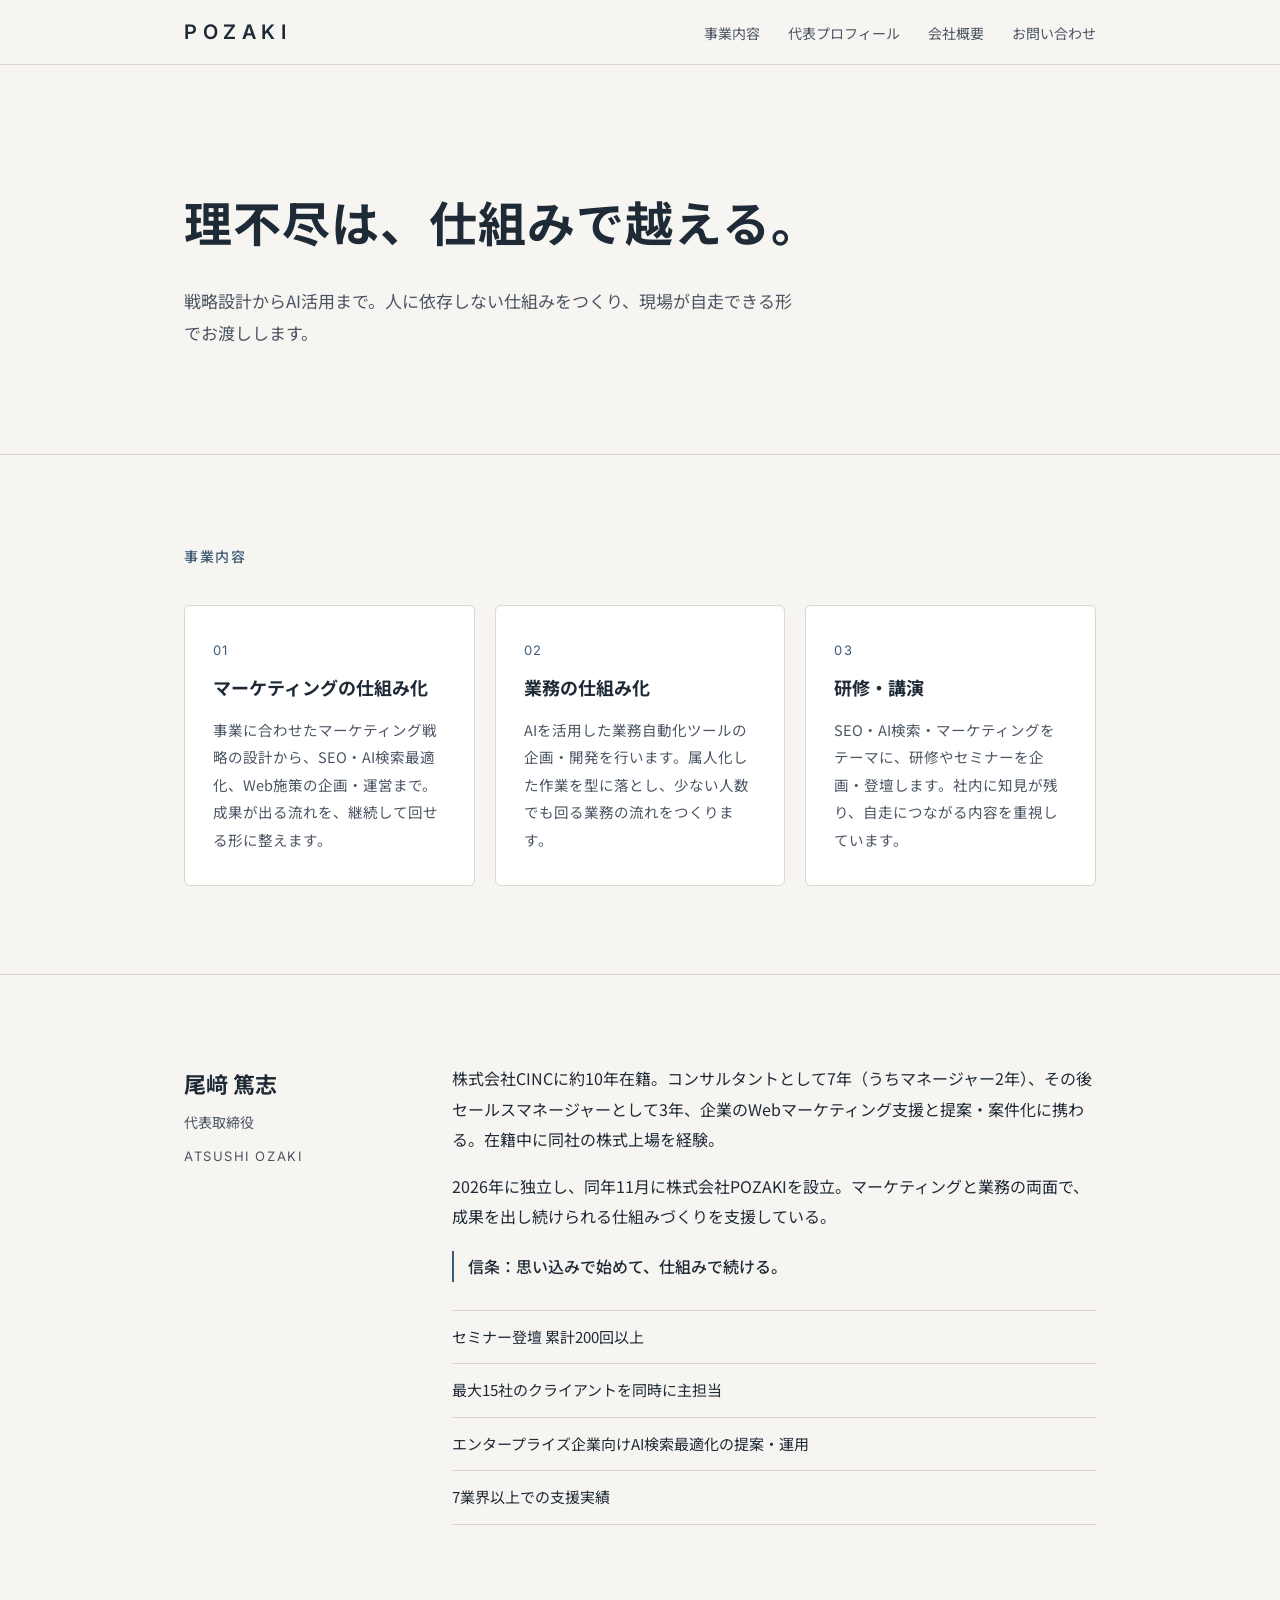
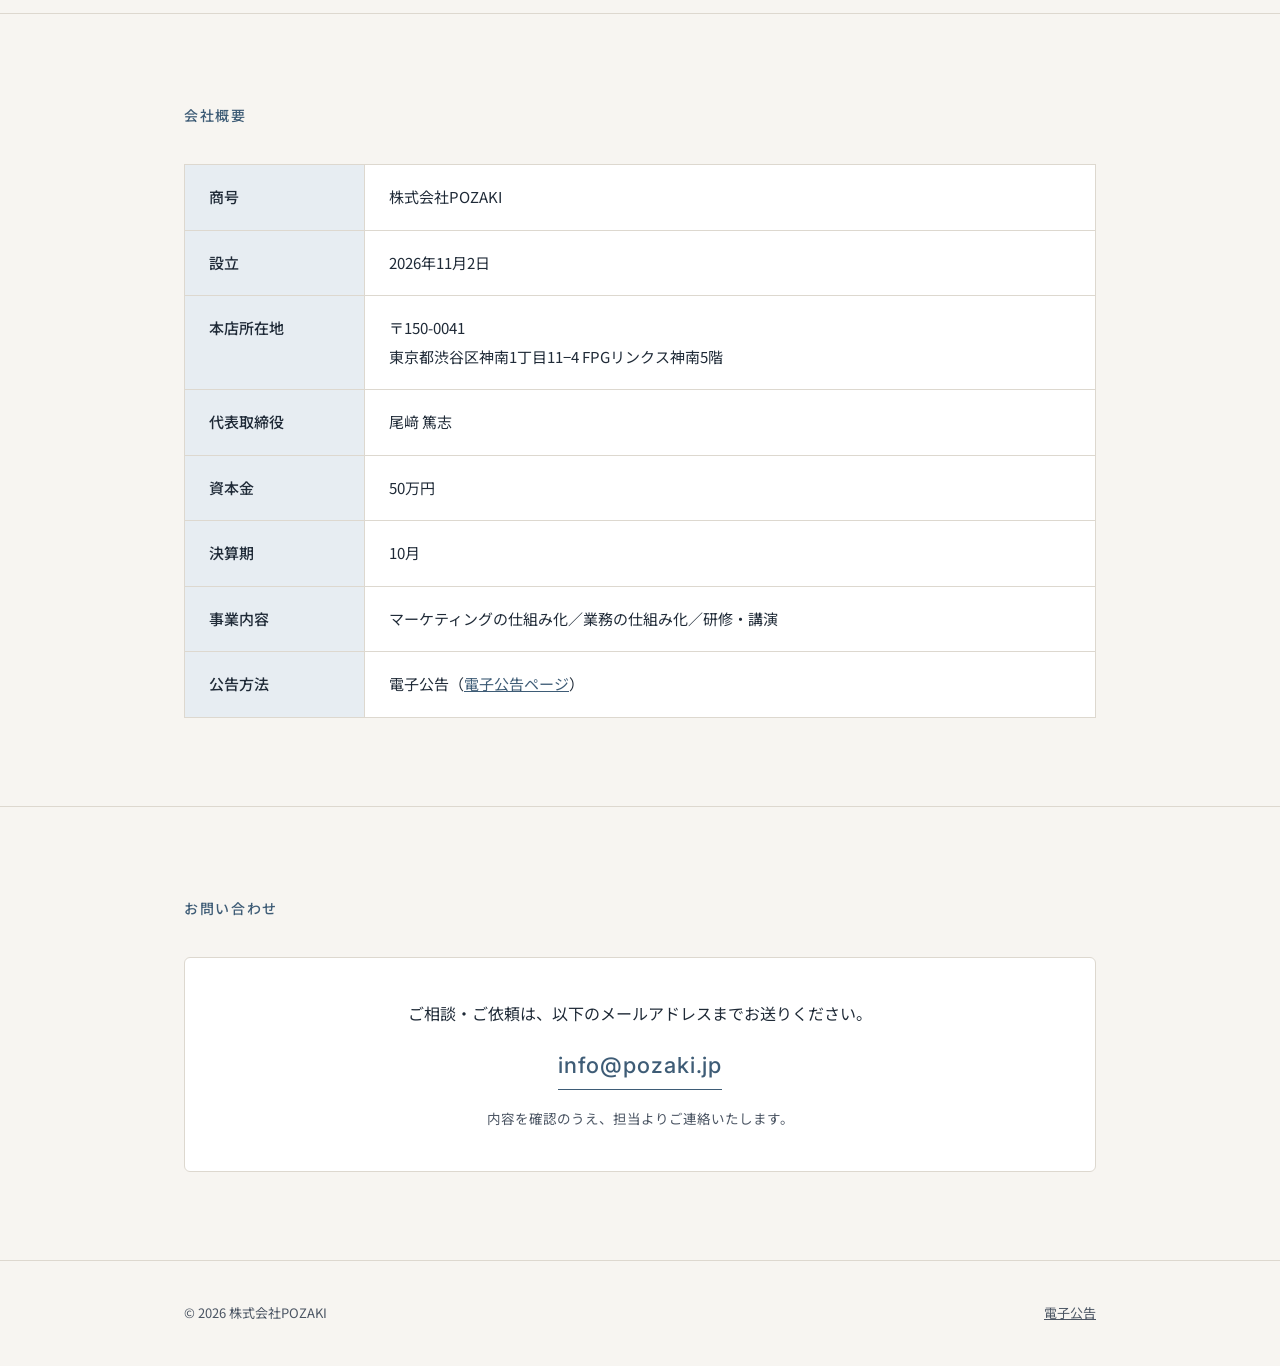
<file: index.html>
<!doctype html>
<html lang="ja">
<head>
<meta charset="utf-8">
<meta name="viewport" content="width=device-width, initial-scale=1">
<title>株式会社POZAKI</title>
<meta name="description" content="株式会社POZAKIは、マーケティングと業務を仕組み化する会社です。戦略設計、SEO・AI検索最適化、AI活用による業務自動化、研修・講演を提供します。">
<link rel="canonical" href="https://pozaki.jp/">
<meta property="og:type" content="website">
<meta property="og:title" content="株式会社POZAKI">
<meta property="og:description" content="理不尽は、仕組みで越える。マーケティングと業務を仕組み化する株式会社POZAKIのコーポレートサイトです。">
<meta property="og:url" content="https://pozaki.jp/">
<meta property="og:locale" content="ja_JP">
<link rel="icon" href="data:image/svg+xml,%3Csvg xmlns='http://www.w3.org/2000/svg' viewBox='0 0 64 64'%3E%3Crect width='64' height='64' rx='10' fill='%231f2a37'/%3E%3Ctext x='32' y='44' font-family='Arial' font-weight='700' font-size='34' fill='%23f7f5f1' text-anchor='middle'%3EP%3C/text%3E%3C/svg%3E">
<link rel="preconnect" href="https://fonts.googleapis.com">
<link rel="preconnect" href="https://fonts.gstatic.com" crossorigin>
<link href="https://fonts.googleapis.com/css2?family=Inter:wght@500;600&family=Noto+Sans+JP:wght@400;500;700&display=swap" rel="stylesheet">
<link rel="stylesheet" href="style.css">
<script type="application/ld+json">
{
  "@context": "https://schema.org",
  "@type": "Organization",
  "name": "株式会社POZAKI",
  "url": "https://pozaki.jp/",
  "email": "info@pozaki.jp",
  "foundingDate": "2026-11-02",
  "address": {
    "@type": "PostalAddress",
    "postalCode": "150-0041",
    "addressRegion": "東京都",
    "addressLocality": "渋谷区",
    "streetAddress": "神南1丁目11−4 FPGリンクス神南5階",
    "addressCountry": "JP"
  },
  "founder": {
    "@type": "Person",
    "name": "尾﨑 篤志",
    "jobTitle": "代表取締役"
  }
}
</script>
</head>
<body>

<header class="site">
  <div class="wrap">
    <a class="logo" href="https://pozaki.jp/">POZAKI</a>
    <nav>
      <a href="#service">事業内容</a>
      <a href="#profile" class="hide-sp">代表プロフィール</a>
      <a href="#company">会社概要</a>
      <a href="#contact">お問い合わせ</a>
    </nav>
  </div>
</header>

<main>
  <section class="hero">
    <div class="wrap">
      <h1><span class="nb">理不尽は、</span><span class="nb">仕組みで越える。</span></h1>
      <p>戦略設計からAI活用まで。人に依存しない仕組みをつくり、現場が自走できる形でお渡しします。</p>
    </div>
  </section>

  <section class="block" id="service">
    <div class="wrap">
      <h2>事業内容</h2>
      <div class="services">
        <div class="card">
          <div class="num">01</div>
          <h3>マーケティングの仕組み化</h3>
          <p>事業に合わせたマーケティング戦略の設計から、SEO・AI検索最適化、Web施策の企画・運営まで。成果が出る流れを、継続して回せる形に整えます。</p>
        </div>
        <div class="card">
          <div class="num">02</div>
          <h3>業務の仕組み化</h3>
          <p>AIを活用した業務自動化ツールの企画・開発を行います。属人化した作業を型に落とし、少ない人数でも回る業務の流れをつくります。</p>
        </div>
        <div class="card">
          <div class="num">03</div>
          <h3>研修・講演</h3>
          <p>SEO・AI検索・マーケティングをテーマに、研修やセミナーを企画・登壇します。社内に知見が残り、自走につながる内容を重視しています。</p>
        </div>
      </div>
    </div>
  </section>

  <section class="block" id="profile">
    <div class="wrap profile">
      <div>
        <div class="name">尾﨑 篤志</div>
        <div class="role">代表取締役</div>
        <div class="name-en">ATSUSHI OZAKI</div>
      </div>
      <div>
        <p>株式会社CINCに約10年在籍。コンサルタントとして7年（うちマネージャー2年）、その後セールスマネージャーとして3年、企業のWebマーケティング支援と提案・案件化に携わる。在籍中に同社の株式上場を経験。</p>
        <p>2026年に独立し、同年11月に株式会社POZAKIを設立。マーケティングと業務の両面で、成果を出し続けられる仕組みづくりを支援している。</p>
        <p class="motto">信条：思い込みで始めて、仕組みで続ける。</p>
        <ul class="facts">
          <li>セミナー登壇 累計200回以上</li>
          <li>最大15社のクライアントを同時に主担当</li>
          <li>エンタープライズ企業向けAI検索最適化の提案・運用</li>
          <li>7業界以上での支援実績</li>
        </ul>
      </div>
    </div>
  </section>

  <section class="block" id="company">
    <div class="wrap">
      <h2>会社概要</h2>
      <table class="company">
        <tr><th>商号</th><td>株式会社POZAKI</td></tr>
        <tr><th>設立</th><td>2026年11月2日</td></tr>
        <tr><th>本店所在地</th><td>〒150-0041<br>東京都渋谷区神南1丁目11−4 FPGリンクス神南5階</td></tr>
        <tr><th>代表取締役</th><td>尾﨑 篤志</td></tr>
        <tr><th>資本金</th><td>50万円</td></tr>
        <tr><th>決算期</th><td>10月</td></tr>
        <tr><th>事業内容</th><td>マーケティングの仕組み化／業務の仕組み化／研修・講演</td></tr>
        <tr><th>公告方法</th><td>電子公告（<a href="https://pozaki.jp/koukoku.html">電子公告ページ</a>）</td></tr>
      </table>
    </div>
  </section>

  <section class="block" id="contact">
    <div class="wrap">
      <h2>お問い合わせ</h2>
      <div class="contact-box">
        <p>ご相談・ご依頼は、以下のメールアドレスまでお送りください。</p>
        <a class="mail" href="mailto:info@pozaki.jp">info@pozaki.jp</a>
        <p class="note">内容を確認のうえ、担当よりご連絡いたします。</p>
      </div>
    </div>
  </section>
</main>

<footer class="site">
  <div class="wrap">
    <div>© 2026 株式会社POZAKI</div>
    <div><a href="https://pozaki.jp/koukoku.html">電子公告</a></div>
  </div>
</footer>

</body>
</html>
</file>
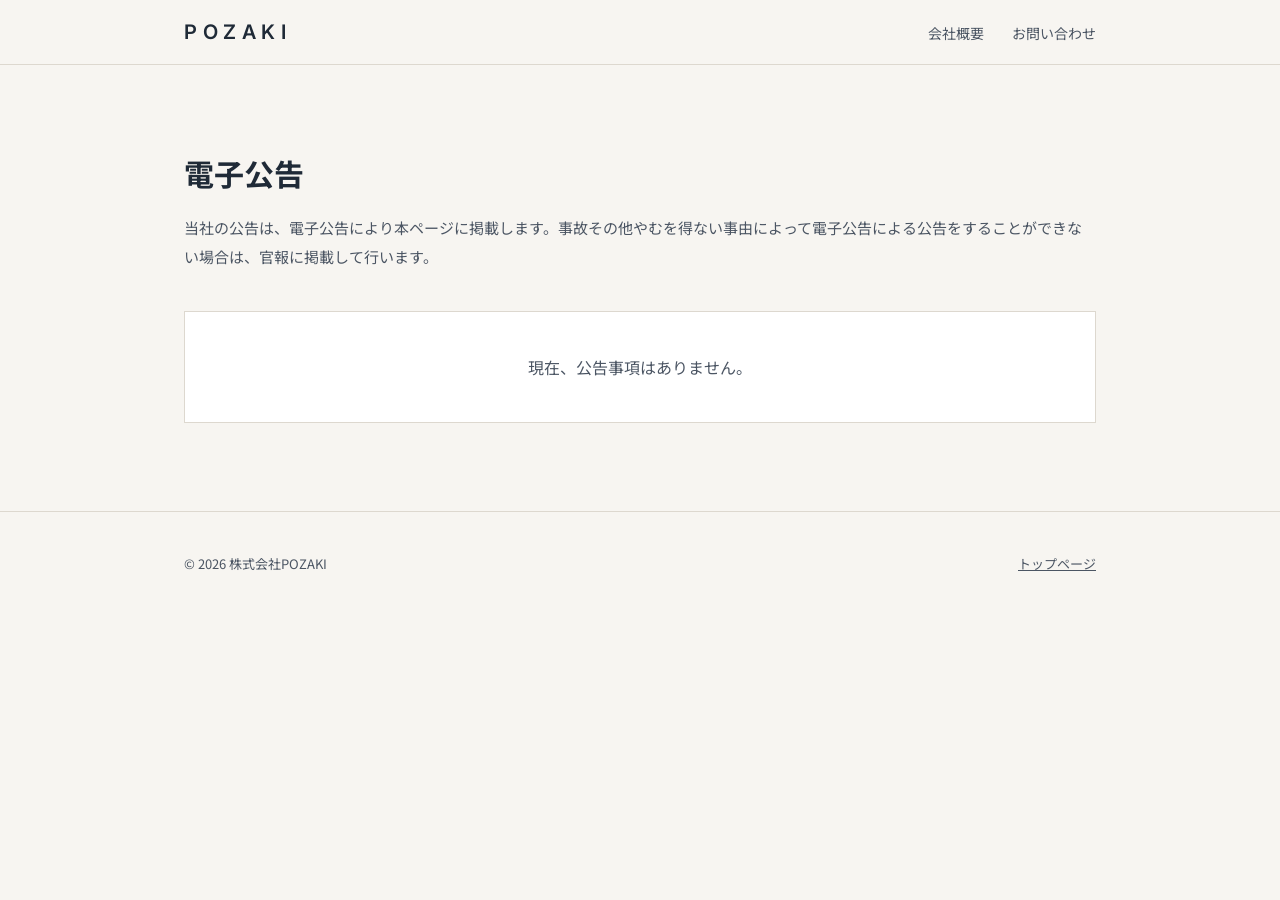
<file: koukoku.html>
<!doctype html>
<html lang="ja">
<head>
<meta charset="utf-8">
<meta name="viewport" content="width=device-width, initial-scale=1">
<title>電子公告｜株式会社POZAKI</title>
<meta name="description" content="株式会社POZAKIの電子公告ページです。">
<link rel="canonical" href="https://pozaki.jp/koukoku.html">
<link rel="icon" href="data:image/svg+xml,%3Csvg xmlns='http://www.w3.org/2000/svg' viewBox='0 0 64 64'%3E%3Crect width='64' height='64' rx='10' fill='%231f2a37'/%3E%3Ctext x='32' y='44' font-family='Arial' font-weight='700' font-size='34' fill='%23f7f5f1' text-anchor='middle'%3EP%3C/text%3E%3C/svg%3E">
<link rel="preconnect" href="https://fonts.googleapis.com">
<link rel="preconnect" href="https://fonts.gstatic.com" crossorigin>
<link href="https://fonts.googleapis.com/css2?family=Inter:wght@500;600&family=Noto+Sans+JP:wght@400;500;700&display=swap" rel="stylesheet">
<link rel="stylesheet" href="style.css">
</head>
<body>

<header class="site">
  <div class="wrap">
    <a class="logo" href="https://pozaki.jp/">POZAKI</a>
    <nav>
      <a href="https://pozaki.jp/#company">会社概要</a>
      <a href="https://pozaki.jp/#contact">お問い合わせ</a>
    </nav>
  </div>
</header>

<main>
  <div class="wrap">
    <div class="page-title">
      <h1>電子公告</h1>
      <p>当社の公告は、電子公告により本ページに掲載します。事故その他やむを得ない事由によって電子公告による公告をすることができない場合は、官報に掲載して行います。</p>
    </div>
    <div class="notice-list">
      <p class="empty">現在、公告事項はありません。</p>
    </div>
  </div>
</main>

<footer class="site" style="margin-top:88px;">
  <div class="wrap">
    <div>© 2026 株式会社POZAKI</div>
    <div><a href="https://pozaki.jp/">トップページ</a></div>
  </div>
</footer>

</body>
</html>
</file>
<file: style.css>
:root {
  --ink: #1f2a37;
  --ink-sub: #4b5563;
  --line: #ddd8cf;
  --bg: #f7f5f1;
  --surface: #ffffff;
  --accent: #3e5c76;
  --accent-soft: #e7edf2;
}

* { box-sizing: border-box; margin: 0; padding: 0; }

html { scroll-behavior: smooth; }

body {
  font-family: "Noto Sans JP", "Hiragino Kaku Gothic ProN", "Yu Gothic", sans-serif;
  color: var(--ink);
  background: var(--bg);
  line-height: 1.9;
  font-size: 16px;
  -webkit-font-smoothing: antialiased;
}

a { color: var(--accent); }

.wrap { max-width: 960px; margin: 0 auto; padding: 0 24px; }

/* Header */
header.site {
  position: sticky; top: 0; z-index: 10;
  background: rgba(247, 245, 241, 0.94);
  backdrop-filter: blur(6px);
  border-bottom: 1px solid var(--line);
}
header.site .wrap {
  display: flex; align-items: center; justify-content: space-between;
  height: 64px;
}
.logo {
  font-family: "Inter", sans-serif;
  font-weight: 600; font-size: 20px; letter-spacing: 0.28em;
  color: var(--ink); text-decoration: none;
}
nav a {
  color: var(--ink-sub); text-decoration: none;
  font-size: 14px; margin-left: 24px;
}
nav a:hover { color: var(--ink); }

/* Hero */
.hero { padding: 120px 0 104px; }
.hero h1 {
  font-size: clamp(30px, 5.2vw, 48px);
  font-weight: 700; line-height: 1.5; letter-spacing: 0.02em;
}
.nb { display: inline-block; }
.hero p {
  margin-top: 28px; max-width: 620px;
  color: var(--ink-sub); font-size: 17px;
}

/* Sections */
section.block { padding: 88px 0; border-top: 1px solid var(--line); }
.block h2 {
  font-size: 14px; font-weight: 500; letter-spacing: 0.12em;
  color: var(--accent); margin-bottom: 36px;
}
.lead { font-size: 22px; font-weight: 700; line-height: 1.7; margin-bottom: 24px; }

/* Services */
.services { display: grid; gap: 20px; grid-template-columns: repeat(3, 1fr); }
.card {
  background: var(--surface);
  border: 1px solid var(--line);
  border-radius: 6px;
  padding: 32px 28px;
}
.card .num {
  font-family: "Inter", sans-serif;
  font-size: 13px; color: var(--accent); letter-spacing: 0.1em;
}
.card h3 { font-size: 18px; margin: 10px 0 14px; line-height: 1.6; }
.card p { font-size: 14.5px; color: var(--ink-sub); }

/* Profile */
.profile { display: grid; grid-template-columns: 220px 1fr; gap: 48px; }
.profile .name { font-size: 22px; font-weight: 700; }
.profile .role { font-size: 14px; color: var(--ink-sub); margin-top: 4px; }
.profile .name-en {
  font-family: "Inter", sans-serif; font-size: 13px;
  letter-spacing: 0.12em; color: var(--ink-sub); margin-top: 8px;
}
.profile p + p { margin-top: 16px; }
.facts { list-style: none; margin-top: 28px; border-top: 1px solid var(--line); }
.facts li {
  padding: 12px 0; border-bottom: 1px solid var(--line);
  font-size: 15px;
}

/* Company table */
table.company { width: 100%; border-collapse: collapse; background: var(--surface); }
table.company th, table.company td {
  text-align: left; vertical-align: top;
  padding: 18px 24px; border: 1px solid var(--line); font-size: 15px;
}
table.company th { width: 180px; font-weight: 500; background: var(--accent-soft); }

/* Contact */
.contact-box {
  background: var(--surface); border: 1px solid var(--line);
  border-radius: 6px; padding: 40px; text-align: center;
}
.contact-box a.mail {
  display: inline-block; margin-top: 16px;
  font-family: "Inter", sans-serif; font-size: 22px; font-weight: 500;
  letter-spacing: 0.04em; text-decoration: none;
  border-bottom: 1px solid var(--accent); padding-bottom: 2px;
}
.contact-box .note { margin-top: 16px; font-size: 13.5px; color: var(--ink-sub); }

/* Notice page */
.notice-list { background: var(--surface); border: 1px solid var(--line); }
.notice-list .empty { padding: 40px 24px; text-align: center; color: var(--ink-sub); }
.page-title { padding: 80px 0 40px; }
.page-title h1 { font-size: 30px; }
.page-title p { color: var(--ink-sub); margin-top: 12px; font-size: 15px; }

/* Footer */
footer.site { border-top: 1px solid var(--line); padding: 40px 0; font-size: 13px; color: var(--ink-sub); }
footer.site .wrap { display: flex; justify-content: space-between; flex-wrap: wrap; gap: 12px; }
footer.site a { color: var(--ink-sub); }

@media (max-width: 760px) {
  body { font-size: 15px; }
  .wrap { padding: 0 16px; }
  nav a { margin-left: 14px; font-size: 13px; }
  nav a.hide-sp { display: none; }
  .hero { padding: 72px 0 64px; }
  section.block { padding: 64px 0; }
  .services { grid-template-columns: 1fr; }
  .profile { grid-template-columns: 1fr; gap: 20px; }
  table.company th, table.company td { display: block; width: 100%; padding: 12px 16px; }
  table.company th { border-bottom: none; }
  .contact-box { padding: 28px 16px; }
  .contact-box a.mail { font-size: 18px; }
}

.profile p.motto {
  margin-top: 20px; padding-left: 14px;
  border-left: 2px solid var(--accent);
  font-weight: 500; color: var(--ink);
}
</file>
